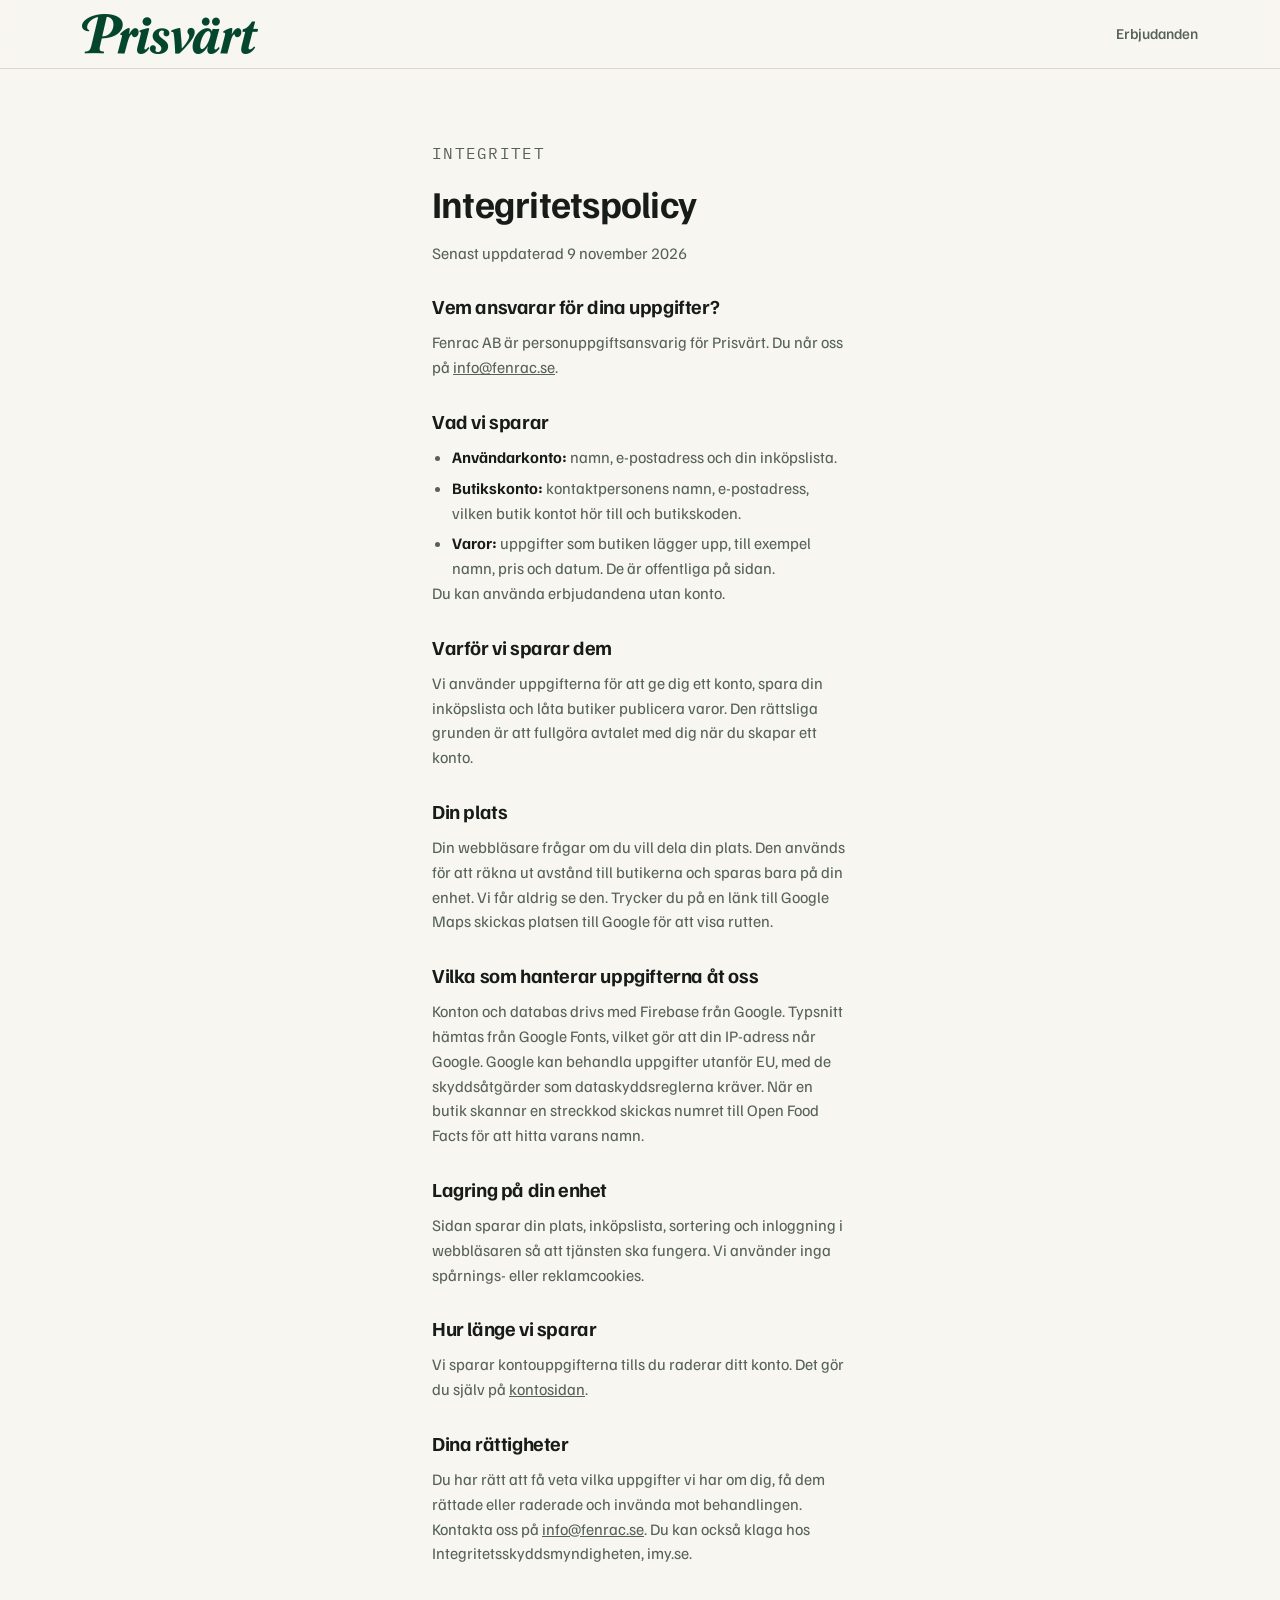
<file: integritet.html>
<!doctype html>
<html lang="sv">
<head>
<meta charset="utf-8">
<meta name="viewport" content="width=device-width,initial-scale=1,viewport-fit=cover">
<title>Integritetspolicy | Prisvärt</title>
<link rel="preconnect" href="https://fonts.googleapis.com">
<link rel="preconnect" href="https://fonts.gstatic.com" crossorigin>
<link rel="stylesheet" href="https://fonts.googleapis.com/css2?family=Familjen+Grotesk:wght@400;500;600;700&family=IBM+Plex+Mono:wght@400;500;600&display=swap">
<link rel="icon" type="image/svg+xml" href="favicon.svg">
<link rel="icon" type="image/png" href="logo-liten.png">
<link rel="stylesheet" href="css/style.css">
</head>
<body class="page">
<header class="site-header">
  <div class="wrap">
    <a class="brand" href="index.html" aria-label="Prisvärt Helsingborg, till startsidan"><img class="logo" src="logo-liten.png" alt="Prisvärt" width="704" height="160"></a>
    <a class="page-link" href="index.html">Erbjudanden</a>
  </div>
</header>
<main class="section page-main">
  <div class="wrap narrow prose">
    <div class="page-head"><p class="eyebrow">Integritet</p><h1>Integritetspolicy</h1><p>Senast uppdaterad 9 november 2026</p></div>
    <h2>Vem ansvarar för dina uppgifter?</h2>
    <p>Fenrac AB är personuppgiftsansvarig för Prisvärt. Du når oss på <a href="mailto:info@fenrac.se">info@fenrac.se</a>.</p>
    <h2>Vad vi sparar</h2>
    <ul>
      <li><b>Användarkonto:</b> namn, e-postadress och din inköpslista.</li>
      <li><b>Butikskonto:</b> kontaktpersonens namn, e-postadress, vilken butik kontot hör till och butikskoden.</li>
      <li><b>Varor:</b> uppgifter som butiken lägger upp, till exempel namn, pris och datum. De är offentliga på sidan.</li>
    </ul>
    <p>Du kan använda erbjudandena utan konto.</p>
    <h2>Varför vi sparar dem</h2>
    <p>Vi använder uppgifterna för att ge dig ett konto, spara din inköpslista och låta butiker publicera varor. Den rättsliga grunden är att fullgöra avtalet med dig när du skapar ett konto.</p>
    <h2>Din plats</h2>
    <p>Din webbläsare frågar om du vill dela din plats. Den används för att räkna ut avstånd till butikerna och sparas bara på din enhet. Vi får aldrig se den. Trycker du på en länk till Google Maps skickas platsen till Google för att visa rutten.</p>
    <h2>Vilka som hanterar uppgifterna åt oss</h2>
    <p>Konton och databas drivs med Firebase från Google. Typsnitt hämtas från Google Fonts, vilket gör att din IP-adress når Google. Google kan behandla uppgifter utanför EU, med de skyddsåtgärder som dataskyddsreglerna kräver. När en butik skannar en streckkod skickas numret till Open Food Facts för att hitta varans namn.</p>
    <h2>Lagring på din enhet</h2>
    <p>Sidan sparar din plats, inköpslista, sortering och inloggning i webbläsaren så att tjänsten ska fungera. Vi använder inga spårnings- eller reklamcookies.</p>
    <h2>Hur länge vi sparar</h2>
    <p>Vi sparar kontouppgifterna tills du raderar ditt konto. Det gör du själv på <a href="konto.html">kontosidan</a>.</p>
    <h2>Dina rättigheter</h2>
    <p>Du har rätt att få veta vilka uppgifter vi har om dig, få dem rättade eller raderade och invända mot behandlingen. Kontakta oss på <a href="mailto:info@fenrac.se">info@fenrac.se</a>. Du kan också klaga hos Integritetsskyddsmyndigheten, imy.se.</p>
  </div>
</main>
</body>
</html>
</file>
<file: css/style.css>
:root{padding-top:env(safe-area-inset-top);padding-bottom:env(safe-area-inset-bottom)}
body{margin:0}
img{max-width:100%}
[hidden]{display:none!important}
/* Layout: butikshylla. Sticky header, hero med text + karta, filtrerbar varuhylla, steg, butiksformulär, mörk footer. */
:root {
  --bg-main: #f8f6f0;
  --bg-alt: #eee8dc;
  --bg-card: #ffffff;
  --bg-glass: rgba(248, 246, 240, 0.82);
  --text-main: #181c19;
  --text-muted: #56615a;
  --border-color: #ded8cb;
  --shadow-elevated: 0 12px 32px rgba(0, 0, 0, 0.05), 0 2px 6px rgba(0, 0, 0, 0.02);
  --btn-text: #ffffff;
  --bg-footer: #092419;
  --accent-main: #0f402d;
  --accent-hover: #195e43;
  --accent-light: #dcf2e9;
  --accent-pop: #facc15;

  --sticker-text: #1b1a0c;
  --urgent: #a8321c;
  --urgent-bg: #fbe7e1;
  --footer-text: #cfe3d8;
  --footer-muted: #86a596;
  --water: #d7e6e4;
  --water-line: #b9d0cd;
  --land: #f1ede3;
  --road: #ddd5c4;
  --tint-mejeri: #e4edf5;
  --tint-kott: #f6e6e1;
  --tint-brod: #f4eadb;
  --tint-frukt: #e3efdc;
  --tint-fardig: #f4eed7;

  --font-display: "Familjen Grotesk", "Helvetica Neue", Arial, sans-serif;
  --font-body: "Familjen Grotesk", "Helvetica Neue", Arial, sans-serif;
  --font-data: "IBM Plex Mono", ui-monospace, "SFMono-Regular", Menlo, monospace;

  --r-sm: 6px;
  --r-md: 12px;
  --wrap: 1180px;
}
:root { color-scheme: light; }

* { box-sizing: border-box; }
body {
  background: var(--bg-main);
  color: var(--text-main);
  font-family: var(--font-body);
  font-size: 16px;
  line-height: 1.55;
  -webkit-font-smoothing: antialiased;
}
body::before {
  content: ""; position: fixed; inset: 0 0 auto; height: env(safe-area-inset-top, 0px);
  z-index: 60; background: var(--bg-main);
}
.wrap {
  max-width: var(--wrap); margin: 0 auto;
  padding-left: max(16px, env(safe-area-inset-left, 0px));
  padding-right: max(16px, env(safe-area-inset-right, 0px));
}
@media (min-width: 720px) {
  .wrap { padding-left: max(32px, env(safe-area-inset-left, 0px)); padding-right: max(32px, env(safe-area-inset-right, 0px)); }
}
h1, h2, h3 { font-family: var(--font-display); text-wrap: balance; margin: 0; letter-spacing: -0.02em; }
p { margin: 0; }
a { color: inherit; }
button, input, select { font: inherit; color: inherit; }
:focus-visible { outline: 2px solid var(--accent-main); outline-offset: 2px; border-radius: 4px; }
.mono { font-family: var(--font-data); font-variant-numeric: tabular-nums; }
.eyebrow {
  font-family: var(--font-data); font-size: 12px; letter-spacing: 0.08em; text-transform: uppercase;
  color: var(--text-muted);
}

/* Header */
.site-header {
  position: sticky; top: env(safe-area-inset-top, 0px); z-index: 50;
  background: var(--bg-glass); backdrop-filter: blur(12px); -webkit-backdrop-filter: blur(12px);
  border-bottom: 1px solid var(--border-color);
}
.site-header .wrap { display: flex; align-items: center; justify-content: space-between; gap: 16px; padding-block: 14px; }
.brand { display: flex; align-items: center; gap: 10px; text-decoration: none; font-weight: 700; font-size: 19px; letter-spacing: -0.02em; }
.logo { display: block; height: 40px; width: auto; max-width: 100%; }
.footer .logo { height: 46px; margin-block: 0; }
@media (max-width: 760px) { .logo { height: 34px; } }
.brand-mark {
  width: 30px; height: 30px; border-radius: 7px; background: var(--accent-main);
  display: grid; place-items: center; position: relative; flex: none;
}
.brand-mark::after {
  content: ""; position: absolute; right: -4px; top: -4px; width: 12px; height: 12px;
  border-radius: 50%; background: var(--accent-pop); border: 2px solid var(--bg-main);
}
.brand-mark svg { width: 16px; height: 16px; }
.brand small { font-weight: 500; color: var(--text-muted); font-size: 14px; }
.nav { display: flex; align-items: center; gap: 28px; }
.nav a { text-decoration: none; font-size: 15px; color: var(--text-muted); font-weight: 500; }
.nav a:hover { color: var(--text-main); }
.btn {
  display: inline-flex; align-items: center; justify-content: center; gap: 8px;
  padding: 11px 18px; border-radius: var(--r-sm); border: 1px solid transparent;
  background: var(--accent-main); color: var(--btn-text); font-weight: 600; font-size: 15px;
  cursor: pointer; text-decoration: none; transition: background .15s ease, transform .15s ease;
  white-space: nowrap;
}
.btn:hover { background: var(--accent-hover); }
.btn:active { transform: translateY(1px); }
.btn.ghost { background: transparent; color: var(--text-main); border-color: var(--border-color); }
.btn.ghost:hover { background: var(--bg-alt); }
.btn.sm { padding: 8px 14px; font-size: 14px; }
@media (max-width: 760px) { .nav a { display: none; } .nav { gap: 0; } }

/* Prototype banner */
.proto {
  background: var(--accent-light); color: var(--accent-main); font-size: 13px;
}
.proto .wrap { padding-block: 8px; display: flex; gap: 8px; align-items: baseline; flex-wrap: wrap; }
.proto strong { font-family: var(--font-data); font-size: 11px; letter-spacing: .08em; text-transform: uppercase; }

/* Hero */
.hero .wrap {
  display: grid; grid-template-columns: minmax(0, 1.05fr) minmax(0, 1fr); gap: 56px;
  padding-block: 64px 56px; align-items: center;
}
@media (max-width: 900px) { .hero .wrap { grid-template-columns: minmax(0, 1fr); gap: 36px; padding-block: 40px; } }
.hero h1 { font-size: clamp(38px, 5.6vw, 64px); line-height: 1.02; font-weight: 700; letter-spacing: -0.035em; }
.hero h1 .tag {
  display: inline-block; background: var(--accent-pop); color: var(--sticker-text);
  padding: 0 .18em; border-radius: 4px; transform: rotate(-1.5deg);
}
.hero-lead { margin-top: 20px; font-size: 19px; color: var(--text-muted); max-width: 34em; }
.search {
  margin-top: 32px; display: flex; gap: 8px; background: var(--bg-card);
  border: 1px solid var(--border-color); border-radius: var(--r-md); padding: 6px;
  box-shadow: var(--shadow-elevated); max-width: 520px;
}
.search label { display: flex; align-items: center; gap: 10px; flex: 1; min-width: 0; padding-left: 12px; }
.search svg { flex: none; color: var(--text-muted); }
.search input { border: 0; background: transparent; width: 100%; min-width: 0; padding: 10px 0; outline: none; font-size: 16px; }
.search input::placeholder { color: var(--text-muted); }
.hero-facts { margin-top: 28px; display: flex; gap: 28px; flex-wrap: wrap; color: var(--text-muted); font-size: 14px; }
.hero-facts b { color: var(--text-main); font-family: var(--font-data); font-weight: 600; }

/* Map */
.map-card {
  background: var(--bg-card); border: 1px solid var(--border-color); border-radius: var(--r-md);
  box-shadow: var(--shadow-elevated); overflow: hidden;
}
.map-head { display: flex; justify-content: space-between; align-items: center; padding: 14px 16px; border-bottom: 1px solid var(--border-color); gap: 12px; }
.map-head h2 { font-size: 15px; font-weight: 600; letter-spacing: 0; }
.map-head button { border: 0; background: none; color: var(--accent-main); font-weight: 600; font-size: 14px; cursor: pointer; padding: 4px; }
.map-head button[hidden] { display: none !important; }
.map-wrap { background: var(--water); }
.map-svg { display: block; width: 100%; height: auto; max-width: 100%; max-height: 520px; margin: 0 auto; touch-action: manipulation; }
.map-tools { display: flex; gap: 8px; align-items: center; flex-wrap: wrap; }
.map-tools .btn { padding: 6px 12px; font-size: 13px; }
.dist { display: inline-flex; align-items: center; gap: 6px; font-family: var(--font-data); font-size: 13px; font-weight: 600; color: var(--accent-main); background: var(--accent-light); padding: 4px 9px; border-radius: 999px; white-space: nowrap; }
.dist svg { flex: none; }
.maplink { border: 0; background: none; padding: 0; color: var(--text-muted); font-size: 13px; text-decoration: underline; cursor: pointer; }
.maplink:hover { color: var(--text-main); }
.map-attrib { font-size: 11px; color: var(--text-muted); }
.map-svg .water { fill: var(--water); }
.map-svg .coast { fill: none; stroke: var(--water-line); stroke-width: 2; }
.map-svg .land { fill: var(--land); }
.map-svg .road { fill: none; stroke: var(--road); stroke-width: 5; stroke-linecap: round; }
.map-svg .road.minor { stroke-width: 2.5; }
.map-svg .area { font-family: var(--font-data); font-size: 9.5px; letter-spacing: .1em; fill: var(--text-muted); text-transform: uppercase; }
.map-svg .sea { font-family: var(--font-data); font-size: 11px; letter-spacing: .3em; fill: var(--text-muted); opacity: .7; }
.pin { cursor: pointer; }
.pin .ring { fill: var(--accent-main); opacity: 0; transition: opacity .2s; }
.pin .dot { fill: var(--accent-main); stroke: var(--bg-card); stroke-width: 2; }
.pin.empty .dot { fill: var(--bg-card); stroke: var(--accent-main); stroke-width: 1.6; }
.pin .count { font-family: var(--font-data); font-size: 10px; font-weight: 600; fill: var(--btn-text); text-anchor: middle; dominant-baseline: central; pointer-events: none; }
.pin:hover .ring, .pin:focus .ring { opacity: .3; }
.pin.active .dot { fill: var(--accent-pop); }
.pin.active .ring { fill: var(--accent-pop); opacity: .45; }
.pin.active .dot { stroke: var(--text-main); }
.pin:focus { outline: none; }
.pin:focus-visible .dot { stroke: var(--text-main); }
.you .dot { fill: var(--text-main); stroke: var(--bg-card); stroke-width: 3; }
.you .halo { fill: var(--text-main); opacity: .12; }
.you text { font-family: var(--font-data); font-size: 9.5px; fill: var(--text-main); font-weight: 600; }
.map-foot { padding: 12px 16px; font-size: 13px; color: var(--text-muted); border-top: 1px solid var(--border-color); min-height: 46px; }
.map-foot b { color: var(--text-main); }
.map-head h2 { white-space: nowrap; }
#gpsBtn { padding: 6px 12px; font-size: 13px; }
#gpsBtn.busy svg { animation: spin 1s linear infinite; }
@keyframes spin { to { transform: rotate(360deg); } }
.locpick { border-top: 1px solid var(--border-color); padding: 14px 16px 16px; display: grid; gap: 10px; background: var(--bg-card); }
.locsugg { list-style: none; margin: 0; padding: 0; display: grid; gap: 2px; max-height: 260px; overflow-y: auto; }
.locsugg button { width: 100%; text-align: left; border: 0; background: none; padding: 10px 10px; border-radius: var(--r-sm); cursor: pointer; display: flex; justify-content: space-between; gap: 12px; font-size: 15px; }
.locsugg button:hover, .locsugg button:focus-visible { background: var(--bg-alt); outline: none; }
.locsugg small { color: var(--text-muted); font-size: 12px; white-space: nowrap; }
.lochint { font-size: 13px; color: var(--text-muted); }
.you .acc { fill: var(--text-main); opacity: .07; stroke: var(--text-main); stroke-opacity: .25; stroke-width: 1; }
.you .arrow { fill: var(--text-main); }
.you text { paint-order: stroke; stroke: var(--land); stroke-width: 3.5px; stroke-linejoin: round; font-size: 11px; }

/* Section */
.section { padding-block: 72px; }
.section.alt { background: var(--bg-alt); }
.section-head { display: flex; justify-content: space-between; align-items: end; gap: 24px; flex-wrap: wrap; margin-bottom: 28px; }
.section-head h2 { font-size: clamp(28px, 3.4vw, 40px); font-weight: 700; line-height: 1.08; }
.section-head p { color: var(--text-muted); margin-top: 8px; max-width: 46em; }

/* Filters */
.toolbar { display: flex; justify-content: space-between; gap: 16px; flex-wrap: wrap; align-items: center; margin-bottom: 24px; }
.chips { display: flex; gap: 8px; flex-wrap: wrap; }
.chip {
  border: 1px solid var(--border-color); background: var(--bg-card); color: var(--text-main);
  padding: 8px 14px; border-radius: 999px; font-size: 14px; font-weight: 500; cursor: pointer;
  transition: background .15s, border-color .15s;
}
.chip:hover { border-color: var(--text-muted); }
.chip[aria-pressed="true"] { background: var(--accent-main); color: var(--btn-text); border-color: var(--accent-main); }
.chip .n { font-family: var(--font-data); font-size: 12px; opacity: .7; margin-left: 4px; }
.sort { display: flex; align-items: center; gap: 10px; font-size: 14px; color: var(--text-muted); }
.sort select {
  border: 1px solid var(--border-color); background: var(--bg-card); padding: 8px 12px; border-radius: var(--r-sm);
  font-size: 14px; color: var(--text-main);
}
.active-store {
  display: flex; align-items: center; gap: 10px; margin-bottom: 20px; font-size: 14px;
  background: var(--accent-light); color: var(--accent-main); padding: 10px 14px; border-radius: var(--r-sm);
}
.active-store button { margin-left: auto; border: 0; background: none; color: inherit; font-weight: 600; cursor: pointer; text-decoration: underline; }

/* Product grid */
.grid { display: grid; grid-template-columns: repeat(auto-fill, minmax(min(100%, 260px), 1fr)); gap: 16px; }
.item {
  background: var(--bg-card); border: 1px solid var(--border-color); border-radius: var(--r-md);
  padding: 18px; display: flex; flex-direction: column; gap: 14px; position: relative; min-width: 0;
  transition: box-shadow .2s, transform .2s;
}
.item:hover { box-shadow: var(--shadow-elevated); }
.item { --pad: 18px; }
.pic { margin: calc(-1 * var(--pad)) calc(-1 * var(--pad)) 0; height: 148px; border-radius: var(--r-md) var(--r-md) 0 0; position: relative; display: grid; place-items: center; overflow: hidden; }
.pic svg { width: 76%; max-width: 230px; height: 100%; display: block; }
.pic img { width: 100%; height: 100%; object-fit: contain; padding: 12px; box-sizing: border-box; mix-blend-mode: multiply; }
.pic .art-fb { display: contents; }
.pic .sticker { position: absolute; top: 12px; right: 12px; }
.thumb { width: 44px; height: 44px; border-radius: 8px; display: grid; place-items: center; overflow: hidden; flex: none; }
.thumb svg { width: 100%; height: 100%; }
.thumb img { width: 100%; height: 100%; object-fit: contain; padding: 3px; box-sizing: border-box; mix-blend-mode: multiply; }
.thumb .art-fb { display: contents; }
.item-top { display: flex; justify-content: space-between; align-items: start; gap: 12px; }
.store-line { font-size: 13px; color: var(--text-muted); line-height: 1.35; min-width: 0; }
.store-line b { display: block; color: var(--text-main); font-weight: 600; font-size: 14px; }
.sticker {
  flex: none; background: var(--accent-pop); color: var(--sticker-text); font-family: var(--font-data);
  font-weight: 600; font-size: 15px; padding: 6px 9px; border-radius: 4px; transform: rotate(3deg);
  box-shadow: 0 2px 0 rgba(0,0,0,.08);
}
.item h3 { font-size: 20px; font-weight: 600; letter-spacing: -0.01em; line-height: 1.2; }
.item .meta { font-size: 13px; color: var(--text-muted); margin-top: 4px; }
.expiry {
  display: inline-flex; align-items: center; gap: 6px; font-size: 13px; font-weight: 600;
  padding: 4px 10px; border-radius: 999px; background: var(--bg-alt); color: var(--text-main); width: fit-content;
}
.expiry::before { content: ""; width: 7px; height: 7px; border-radius: 50%; background: var(--accent-main); }
.expiry.soon { background: var(--urgent-bg); color: var(--urgent); }
.expiry.soon::before { background: var(--urgent); }
.price-row { display: flex; align-items: end; justify-content: space-between; gap: 12px; padding-top: 14px; border-top: 1px dashed var(--border-color); margin-top: auto; flex-wrap: wrap; }
.price { font-family: var(--font-data); font-variant-numeric: tabular-nums; }
.price .now { font-size: 26px; font-weight: 600; letter-spacing: -0.02em; line-height: 1; display: block; }
.price .now small { font-size: 14px; font-weight: 500; }
.price .was { font-size: 13px; color: var(--text-muted); }
.price .was s { margin-right: 6px; }
.item .btn[disabled] { background: var(--bg-alt); color: var(--text-muted); cursor: default; }
.left { font-size: 12px; color: var(--text-muted); font-family: var(--font-data); }
.empty { padding: 48px 20px; text-align: center; color: var(--text-muted); border: 1px dashed var(--border-color); border-radius: var(--r-md); }
.empty b { display: block; color: var(--text-main); font-size: 18px; margin-bottom: 6px; }

/* Tabs */
.tabs { display: flex; gap: 4px; border-bottom: 1px solid var(--border-color); margin-bottom: 24px; overflow-x: auto; }
.tab {
  border: 0; background: none; padding: 12px 16px; font-size: 16px; font-weight: 600; color: var(--text-muted);
  cursor: pointer; border-bottom: 3px solid transparent; margin-bottom: -1px; display: inline-flex; align-items: center; gap: 8px; white-space: nowrap;
}
.tab:hover { color: var(--text-main); }
.tab[aria-selected="true"] { color: var(--text-main); border-bottom-color: var(--accent-main); }
.tab .n { font-family: var(--font-data); font-size: 12px; background: var(--bg-card); border: 1px solid var(--border-color); padding: 1px 8px; border-radius: 999px; color: var(--text-main); }
.tab[aria-selected="true"] .n { background: var(--accent-main); border-color: var(--accent-main); color: var(--btn-text); }
.tab .n.bump { animation: bump .35s ease; }
@keyframes bump { 50% { transform: scale(1.25); } }

.tags { display: flex; gap: 8px; flex-wrap: wrap; align-items: center; }
button.dist { border: 0; cursor: pointer; font: inherit; font-family: var(--font-data); font-size: 13px; font-weight: 600; }
button.dist:hover { background: var(--accent-main); color: var(--btn-text); }
.addbtn.added { color: var(--accent-main); border-color: var(--accent-main); background: var(--accent-light); }
.addbtn.added:hover { background: var(--accent-light); }
section[id], #karta { scroll-margin-top: calc(env(safe-area-inset-top, 0px) + 76px); }

/* Bottom bar (mobile) */
.bottombar { display: none; }
@media (max-width: 760px) {
  body { padding-bottom: calc(68px + env(safe-area-inset-bottom, 0px)); }
  .bottombar {
    display: grid; grid-template-columns: repeat(4, minmax(0, 1fr)); position: fixed; left: 0; right: 0; bottom: 0; z-index: 70;
    background: var(--bg-glass); backdrop-filter: blur(14px); -webkit-backdrop-filter: blur(14px);
    border-top: 1px solid var(--border-color);
    padding: 6px max(8px, env(safe-area-inset-right, 0px)) calc(6px + env(safe-area-inset-bottom, 0px)) max(8px, env(safe-area-inset-left, 0px));
  }
  .bottombar button {
    border: 0; background: none; display: flex; flex-direction: column; align-items: center; gap: 2px; padding: 4px 0; margin: 0;
    font: inherit; font-size: 11px; font-weight: 600; color: var(--text-muted); cursor: pointer; min-width: 0;
    -webkit-tap-highlight-color: transparent; touch-action: manipulation; user-select: none;
  }
  .bottombar .lbl { white-space: nowrap; overflow: hidden; text-overflow: ellipsis; max-width: 100%; line-height: 1.3; }
  .bottombar .ico {
    position: relative; display: grid; place-items: center; width: 56px; height: 30px; border-radius: 999px;
    transition: background .18s ease, transform .12s ease;
  }
  .bottombar .ico svg { display: block; }
  .bottombar button:active .ico { transform: scale(.92); }
  .bottombar button[aria-current="true"] { color: var(--accent-main); }
  .bottombar button[aria-current="true"] .ico { background: var(--accent-light); }
  .bottombar button:focus-visible { outline: none; }
  .bottombar button:focus-visible .ico { outline: 2px solid var(--accent-main); outline-offset: 1px; }
  .bb-badge {
    position: absolute; top: -3px; right: 6px; min-width: 18px; height: 18px; padding: 0 5px; border-radius: 999px;
    background: var(--accent-pop); color: var(--sticker-text); font-family: var(--font-data); font-size: 11px; line-height: 14px; text-align: center;
    border: 2px solid var(--bg-main); box-sizing: border-box;
  }
  .bottombar { transition: transform .2s ease; }
  .bottombar.away { transform: translateY(110%); }
  .toast { bottom: calc(80px + env(safe-area-inset-bottom, 0px)); }

  /* Header */
  .site-header .wrap { padding-block: 10px; }
  .listbtn { display: none; }
  .brand { font-size: 18px; }

  /* Rhythm */
  .proto .wrap { padding-block: 6px; font-size: 12px; }
  .hero .wrap { padding-block: 28px 32px; gap: 28px; }
  .hero-lead { font-size: 17px; margin-top: 14px; }
  .search { margin-top: 22px; }
  .hero-facts { margin-top: 18px; gap: 6px 18px; font-size: 13px; }
  .section { padding-block: 40px; }
  .section-head { margin-bottom: 18px; }
  .section-head p { font-size: 15px; }

  /* Tabs + filters */
  .tabs { margin-bottom: 14px; position: sticky; top: calc(env(safe-area-inset-top, 0px) + var(--hdr, 51px)); z-index: 20; background: var(--bg-alt); margin-inline: calc(-1 * max(16px, env(safe-area-inset-left, 0px))); padding-inline: max(16px, env(safe-area-inset-left, 0px)); }
  .tab { flex: 1; justify-content: center; padding: 12px 8px; font-size: 15px; }
  .toolbar { gap: 10px; margin-bottom: 16px; }
  .chips { flex-wrap: nowrap; overflow-x: auto; scrollbar-width: none; margin-inline: calc(-1 * max(16px, env(safe-area-inset-left, 0px))); padding-inline: max(16px, env(safe-area-inset-left, 0px)); padding-block: 2px; width: calc(100% + 2 * max(16px, env(safe-area-inset-left, 0px))); scroll-padding-inline: 16px; }
  .chips::-webkit-scrollbar { display: none; }
  .chip { flex: none; padding: 8px 13px; }
  .sort { width: 100%; justify-content: space-between; }
  .sort select { flex: 1; max-width: 220px; }

  /* Cards */
  .grid { gap: 12px; }
  .item { padding: 14px 14px 12px; gap: 10px; --pad: 14px; }
  .pic { height: 116px; margin-bottom: 2px; }
  .pic .sticker { top: 10px; right: 10px; }
  .item h3 { font-size: 17px; }
  .item .meta { font-size: 12px; margin-top: 2px; }
  .store-line { font-size: 12px; }
  .store-line b { font-size: 13px; }
  .sticker { font-size: 14px; padding: 5px 8px; }
  .price-row { padding-top: 10px; align-items: center; flex-wrap: nowrap; }
  .price .now { font-size: 22px; }
  .addbtn { padding: 10px 14px; }

  /* Map + list */
  .map-svg { max-height: 420px; }
  .map-head { padding: 10px 12px; }
  .route { padding: 16px; gap: 14px; }
  .route h3 { font-size: 19px; }
  .lgroup-head { padding: 12px 14px; }
  .lgroup-head a { width: 100%; padding-left: 42px; }
  .lrow { padding: 12px 14px; gap: 10px; grid-template-columns: 40px minmax(0, 1fr) auto auto; }
  .thumb { width: 40px; height: 40px; }
  .steps { gap: 22px; }
  .form { padding: 18px; }
  .footer .wrap { padding-block: 36px 28px; }
}

.listbtn { position: relative; }
.listbtn .badge { font-family: var(--font-data); font-size: 12px; background: var(--accent-pop); color: var(--sticker-text); border-radius: 999px; padding: 0 7px; line-height: 18px; }

/* Shopping list */
.list-layout { display: grid; grid-template-columns: minmax(0, 1.5fr) minmax(0, 1fr); grid-template-areas: "groups route"; gap: 24px; align-items: start; }
.list-layout .route { grid-area: route; position: sticky; top: calc(env(safe-area-inset-top, 0px) + 80px); }
.list-layout .groups { grid-area: groups; display: grid; gap: 16px; min-width: 0; }
@media (max-width: 900px) { .list-layout { grid-template-columns: minmax(0, 1fr); grid-template-areas: "route" "groups"; } .list-layout .route { position: static; } }
.route { background: var(--bg-card); border: 1px solid var(--border-color); border-radius: var(--r-md); box-shadow: var(--shadow-elevated); padding: 20px; display: grid; gap: 16px; min-width: 0; }
.route h3 { font-size: 22px; font-weight: 700; line-height: 1.15; }
.route-sum { display: grid; grid-template-columns: repeat(3, minmax(0, 1fr)); gap: 8px; }
.route-sum div { background: var(--bg-main); border-radius: var(--r-sm); padding: 10px; min-width: 0; }
.route-sum span { display: block; font-size: 12px; color: var(--text-muted); }
.route-sum b { font-family: var(--font-data); font-size: 16px; font-variant-numeric: tabular-nums; }
.route-sum .save b { color: var(--accent-main); }
.modes { display: grid; grid-template-columns: repeat(3, minmax(0, 1fr)); border: 1px solid var(--border-color); border-radius: var(--r-sm); overflow: hidden; }
.modes input { position: absolute; opacity: 0; pointer-events: none; }
.modes label { text-align: center; padding: 9px 4px; font-size: 14px; font-weight: 600; cursor: pointer; color: var(--text-muted); border-left: 1px solid var(--border-color); }
.modes label:first-of-type { border-left: 0; }
.modes input:checked + label { background: var(--accent-main); color: var(--btn-text); }
.modes input:focus-visible + label { outline: 2px solid var(--accent-main); outline-offset: -3px; }
.stops { list-style: none; margin: 0; padding: 0; display: grid; }
.stops li { display: grid; grid-template-columns: 26px minmax(0, 1fr) auto; gap: 10px; align-items: center; padding: 8px 0; position: relative; }
.stops li + li::before { content: ""; position: absolute; left: 12px; top: -10px; height: 20px; border-left: 2px dotted var(--border-color); }
.stops .no { width: 26px; height: 26px; border-radius: 50%; display: grid; place-items: center; font-family: var(--font-data); font-size: 12px; font-weight: 600; background: var(--accent-main); color: var(--btn-text); position: relative; z-index: 1; }
.stops .no.start { background: var(--text-main); color: var(--bg-main); }
.stops .nm { font-size: 14px; font-weight: 600; min-width: 0; overflow-wrap: anywhere; }
.stops .nm small { display: block; font-weight: 400; color: var(--text-muted); font-size: 12px; }
.stops .leg { font-family: var(--font-data); font-size: 12px; color: var(--text-muted); white-space: nowrap; }
.route .btn.wide { width: 100%; }
.route-note { font-size: 12px; color: var(--text-muted); }

.lgroup { background: var(--bg-card); border: 1px solid var(--border-color); border-radius: var(--r-md); overflow: hidden; min-width: 0; }
.lgroup-head { display: flex; align-items: center; gap: 12px; padding: 14px 16px; border-bottom: 1px solid var(--border-color); background: var(--bg-main); flex-wrap: wrap; }
.lgroup-head .no { width: 30px; height: 30px; border-radius: 50%; display: grid; place-items: center; font-family: var(--font-data); font-weight: 600; font-size: 13px; background: var(--accent-main); color: var(--btn-text); flex: none; }
.lgroup-head .who { min-width: 0; flex: 1; }
.lgroup-head h3 { font-size: 18px; font-weight: 600; letter-spacing: -0.01em; }
.lgroup-head p { font-size: 13px; color: var(--text-muted); }
.lgroup-head a { font-size: 13px; font-weight: 600; color: var(--accent-main); }
.lrows { list-style: none; margin: 0; padding: 0; }
.lrow { display: grid; grid-template-columns: 44px minmax(0, 1fr) auto auto; gap: 12px; align-items: center; padding: 12px 16px; border-bottom: 1px solid var(--border-color); }
.lrow:last-child { border-bottom: 0; }
.lrow .nm { font-weight: 600; min-width: 0; overflow-wrap: anywhere; }
.lrow .nm small { display: block; font-weight: 400; font-size: 12px; color: var(--text-muted); }
.lrow .nm small.soon { color: var(--urgent); }
.lrow .pr { font-family: var(--font-data); text-align: right; font-variant-numeric: tabular-nums; }
.lrow .pr s { display: block; font-size: 12px; color: var(--text-muted); }
.lrow .pr b { font-weight: 600; }
.remove { border: 1px solid var(--border-color); background: var(--bg-card); width: 32px; height: 32px; border-radius: 50%; cursor: pointer; display: grid; place-items: center; color: var(--text-muted); }
.remove:hover { color: var(--urgent); border-color: var(--urgent); }
.lgroup-foot { display: flex; justify-content: space-between; padding: 10px 16px; font-size: 13px; color: var(--text-muted); background: var(--bg-main); border-top: 1px solid var(--border-color); }
.lgroup-foot b { font-family: var(--font-data); color: var(--text-main); }
.list-tools { display: flex; justify-content: space-between; align-items: center; gap: 12px; flex-wrap: wrap; font-size: 14px; color: var(--text-muted); }
.list-empty { padding: 56px 20px; text-align: center; border: 1px dashed var(--border-color); border-radius: var(--r-md); background: var(--bg-card); display: grid; gap: 10px; justify-items: center; }
.list-empty b { font-size: 20px; color: var(--text-main); }
.list-empty p { color: var(--text-muted); max-width: 30em; }
.textbtn { border: 0; background: none; color: var(--text-muted); text-decoration: underline; cursor: pointer; font-size: 14px; padding: 4px; }
.textbtn:hover { color: var(--urgent); }

/* Steps */
.steps { display: grid; grid-template-columns: repeat(3, minmax(0, 1fr)); gap: 40px; counter-reset: s; }
@media (max-width: 820px) { .steps { grid-template-columns: minmax(0, 1fr); gap: 28px; } }
.step { border-top: 2px solid var(--text-main); padding-top: 18px; }
.step .num { font-family: var(--font-data); font-size: 13px; color: var(--text-muted); }
.step h3 { font-size: 22px; font-weight: 600; margin-top: 10px; }
.step p { color: var(--text-muted); margin-top: 8px; max-width: 32em; }

/* Store form */
.store-grid { display: grid; grid-template-columns: minmax(0, 1.1fr) minmax(0, .9fr); gap: 48px; align-items: start; }
@media (max-width: 900px) { .store-grid { grid-template-columns: minmax(0, 1fr); gap: 32px; } }
.store-copy h2 { font-size: clamp(28px, 3.4vw, 40px); font-weight: 700; line-height: 1.08; }
.store-copy > p { color: var(--text-muted); margin-top: 12px; max-width: 36em; }
.benefits { list-style: none; padding: 0; margin: 28px 0 0; display: grid; gap: 14px; }
.benefits li { display: grid; grid-template-columns: 22px minmax(0, 1fr); gap: 12px; }
.benefits svg { color: var(--accent-main); margin-top: 3px; }
.benefits b { display: block; }
.benefits span { color: var(--text-muted); font-size: 15px; }
.form {
  background: var(--bg-card); border: 1px solid var(--border-color); border-radius: var(--r-md);
  box-shadow: var(--shadow-elevated); padding: 24px; display: grid; gap: 16px; min-width: 0;
}
.form-title { display: flex; justify-content: space-between; align-items: baseline; gap: 12px; }
.form-title h3 { font-size: 18px; font-weight: 600; letter-spacing: 0; }
.field { display: grid; gap: 6px; min-width: 0; }
.field label { font-size: 13px; font-weight: 600; }
.field input, .field select {
  width: 100%; border: 1px solid var(--border-color); background: var(--bg-main);
  padding: 10px 12px; border-radius: var(--r-sm); font-size: 15px; min-width: 0;
}
.field input:focus, .field select:focus { outline: 2px solid var(--accent-main); outline-offset: -1px; }
.row2 { display: grid; grid-template-columns: minmax(0, 1fr) minmax(0, 1fr); gap: 12px; }
.scan {
  display: flex; align-items: center; gap: 12px; padding: 12px; border: 1px dashed var(--border-color);
  border-radius: var(--r-sm); background: var(--bg-main); font-size: 14px; color: var(--text-muted);
}
.scan .bars { font-family: var(--font-data); color: var(--text-main); font-size: 13px; }
.scan button { margin-left: auto; }
.scanbox { display: grid; gap: 12px; padding: 14px; border: 1px dashed var(--border-color); border-radius: var(--r-sm); background: var(--bg-main); }
.ean-row { display: flex; gap: 8px; }
.ean-row input { font-family: var(--font-data); letter-spacing: .04em; }
.scan-actions { display: flex; gap: 8px; flex-wrap: wrap; }
.scan-actions .btn { flex: 1 1 auto; }
#reader { border-radius: var(--r-sm); overflow: hidden; background: #000000; }
#reader video { width: 100% !important; display: block; }
.scan-status { font-size: 13px; color: var(--text-muted); }
.scan-status.ok { color: var(--accent-main); font-weight: 600; }
.scan-status.err { color: var(--urgent); }
.visually-hidden { position: absolute; width: 1px; height: 1px; overflow: hidden; clip: rect(0 0 0 0); white-space: nowrap; }
.range-out { font-family: var(--font-data); font-weight: 600; }
input[type="range"] { accent-color: var(--accent-main); padding: 0; border: 0; background: none; }
.preview-label { font-size: 12px; }
.calc { font-size: 14px; color: var(--text-muted); display: flex; justify-content: space-between; gap: 12px; flex-wrap: wrap; }
.calc b { color: var(--text-main); font-family: var(--font-data); }
.form-note { font-size: 12px; color: var(--text-muted); }

/* Footer */
.footer { background: var(--bg-footer); color: var(--footer-text); }
.footer .wrap { padding-block: 48px 36px; display: grid; gap: 32px; grid-template-columns: minmax(0, 1.4fr) repeat(2, minmax(0, 1fr)); }
@media (max-width: 760px) { .footer .wrap { grid-template-columns: minmax(0, 1fr); } }
.footer .brand { color: #ffffff; }
.footer .brand small { color: var(--footer-muted); }
.footer .brand-mark { background: #1d6b4c; }
.footer .brand-mark::after { border-color: var(--bg-footer); }
.footer p, .footer li { color: var(--footer-muted); font-size: 14px; }
.footer h4 { margin: 0 0 12px; font-family: var(--font-data); font-size: 12px; letter-spacing: .08em; text-transform: uppercase; color: var(--footer-text); font-weight: 500; }
.footer ul { list-style: none; margin: 0; padding: 0; display: grid; gap: 8px; }
.footer a { text-decoration: none; }
.footer a:hover { color: #ffffff; }
.footer-bottom { grid-column: 1 / -1; border-top: 1px solid rgba(255,255,255,.1); padding-top: 20px; display: flex; justify-content: space-between; gap: 16px; flex-wrap: wrap; font-size: 13px; color: var(--footer-muted); }

/* Toast */
.toast {
  position: fixed; left: 50%; bottom: calc(24px + env(safe-area-inset-bottom, 0px)); z-index: 80;
  transform: translate(-50%, 20px); opacity: 0; pointer-events: none;
  background: var(--text-main); color: var(--bg-main); padding: 12px 18px; border-radius: var(--r-sm);
  font-size: 14px; font-weight: 500; transition: opacity .2s, transform .2s; max-width: calc(100% - 32px);
  box-shadow: var(--shadow-elevated);
}
.toast.show { opacity: 1; transform: translate(-50%, 0); }

@media (prefers-reduced-motion: reduce) {
  *, *::before, *::after { transition: none !important; animation: none !important; }
}

/* Konto, butikspanel och admin */
@media (max-width: 760px) { .nav a#accountLink { display: inline; margin-right: 14px; } }
.store-cta p { font-size: 15px; color: var(--text-muted); }
.btn.wide { width: 100%; text-align: center; justify-content: center; }
.page-link { font-size: 15px; font-weight: 500; color: var(--text-muted); text-decoration: none; }
.page-link:hover { color: var(--text-main); }
@media (max-width: 760px) { body.page { padding-bottom: 0; } }
.page-main { min-height: calc(100vh - 80px); }
.narrow { max-width: 480px; margin-inline: auto; }
.page-head { margin-bottom: 24px; }
.page-head h1 { font-size: clamp(28px, 5vw, 38px); margin-top: 8px; }
.page-head p:not(.eyebrow) { color: var(--text-muted); margin-top: 8px; }
.switch { display: grid; grid-template-columns: 1fr 1fr; gap: 4px; padding: 4px; background: var(--bg-alt); border-radius: var(--r-md); margin-bottom: 18px; }
.switch button { font: inherit; font-weight: 600; font-size: 15px; padding: 10px; border: 0; border-radius: 9px; background: transparent; color: var(--text-muted); cursor: pointer; }
.switch button[aria-selected="true"] { background: var(--bg-card); color: var(--text-main); box-shadow: 0 1px 3px rgba(0,0,0,.08); }
.role-pick { display: grid; grid-template-columns: 1fr 1fr; gap: 10px; border: 0; padding: 0; margin: 0; }
.role-pick legend { font-size: 13px; font-weight: 600; margin-bottom: 6px; padding: 0; }
.role-pick label { display: block; padding: 14px; border: 1.5px solid var(--border-color); border-radius: var(--r-md); background: var(--bg-card); cursor: pointer; }
.role-pick label b { display: block; font-size: 16px; }
.role-pick label span { display: block; font-size: 13px; color: var(--text-muted); margin-top: 3px; }
.role-pick label:has(input:checked) { border-color: var(--accent-main); background: var(--accent-light); }
.role-pick label:has(input:focus-visible) { outline: 2px solid var(--accent-main); outline-offset: 2px; }
.form-error { font-size: 14px; color: var(--urgent); background: var(--urgent-bg); padding: 10px 12px; border-radius: var(--r-sm); }
.linkbtn { font: inherit; font-size: 14px; background: none; border: 0; padding: 0; color: var(--accent-main); text-decoration: underline; cursor: pointer; justify-self: start; }
.panel-grid { display: grid; grid-template-columns: minmax(0, 420px) minmax(0, 1fr); gap: 32px; align-items: start; }
@media (max-width: 900px) { .panel-grid { grid-template-columns: minmax(0, 1fr); } }
.panel-title { display: flex; justify-content: space-between; align-items: baseline; gap: 12px; margin-bottom: 12px; }
.panel-title h2 { font-size: 20px; }
.panel-title span { font-size: 14px; color: var(--text-muted); }
.rows { list-style: none; margin: 0; padding: 0; display: grid; gap: 10px; }
.row { display: grid; grid-template-columns: minmax(0, 1fr) auto; gap: 8px 14px; align-items: center; padding: 14px 16px; background: var(--bg-card); border: 1px solid var(--border-color); border-radius: var(--r-md); }
.row.off { opacity: .62; }
.row b { font-size: 16px; overflow-wrap: anywhere; }
.row small { display: block; font-size: 13px; color: var(--text-muted); margin-top: 2px; }
.row small.soon { color: var(--urgent); font-weight: 600; }
.row .code { font-family: var(--font-data); font-size: 15px; letter-spacing: .03em; }
.row-actions { display: flex; align-items: center; gap: 10px; }
.stepper { display: inline-flex; align-items: center; border: 1px solid var(--border-color); border-radius: var(--r-sm); }
.stepper button { font: inherit; font-size: 18px; width: 40px; height: 40px; border: 0; background: none; cursor: pointer; color: var(--text-main); }
.stepper output { min-width: 30px; text-align: center; font-family: var(--font-data); font-size: 15px; }
.gate { text-align: center; padding: 56px 20px; }
.gate p { color: var(--text-muted); margin: 8px 0 18px; }
.prose h2 { font-size: 20px; margin: 26px 0 8px; }
.prose p, .prose li { color: var(--text-muted); font-size: 16px; line-height: 1.55; }
.prose ul { padding-left: 20px; margin: 0; display: grid; gap: 6px; }
.prose b { color: var(--text-main); }
.import { margin-bottom: 32px; }
.drop { display: grid; justify-items: center; gap: 8px; text-align: center; padding: 34px 20px; border: 2px dashed var(--border-color); border-radius: var(--r-md); background: var(--bg-main); cursor: pointer; color: var(--text-muted); transition: border-color .15s, background .15s; }
.drop b { font-size: 18px; color: var(--text-main); }
.drop span:not(.btn) { font-size: 14px; max-width: 34em; }
.drop .btn { margin-top: 6px; }
.drop:hover, .drop.over { border-color: var(--accent-main); background: var(--accent-light); }
.drop:has(input:focus-visible) { outline: 2px solid var(--accent-main); outline-offset: 2px; }
.imp-head { display: flex; justify-content: space-between; align-items: start; gap: 12px; }
.imp-head h3 { font-size: 20px; }
.imp-head p { font-size: 13px; color: var(--text-muted); margin-top: 4px; overflow-wrap: anywhere; }
#impPreview { display: grid; gap: 16px; }
#impPreview[hidden] { display: none; }
.imp-rows { max-height: 460px; overflow: auto; padding-right: 2px; }
.imp-rows .row { grid-template-columns: minmax(0, 1fr); padding: 10px 14px; }
</file>
